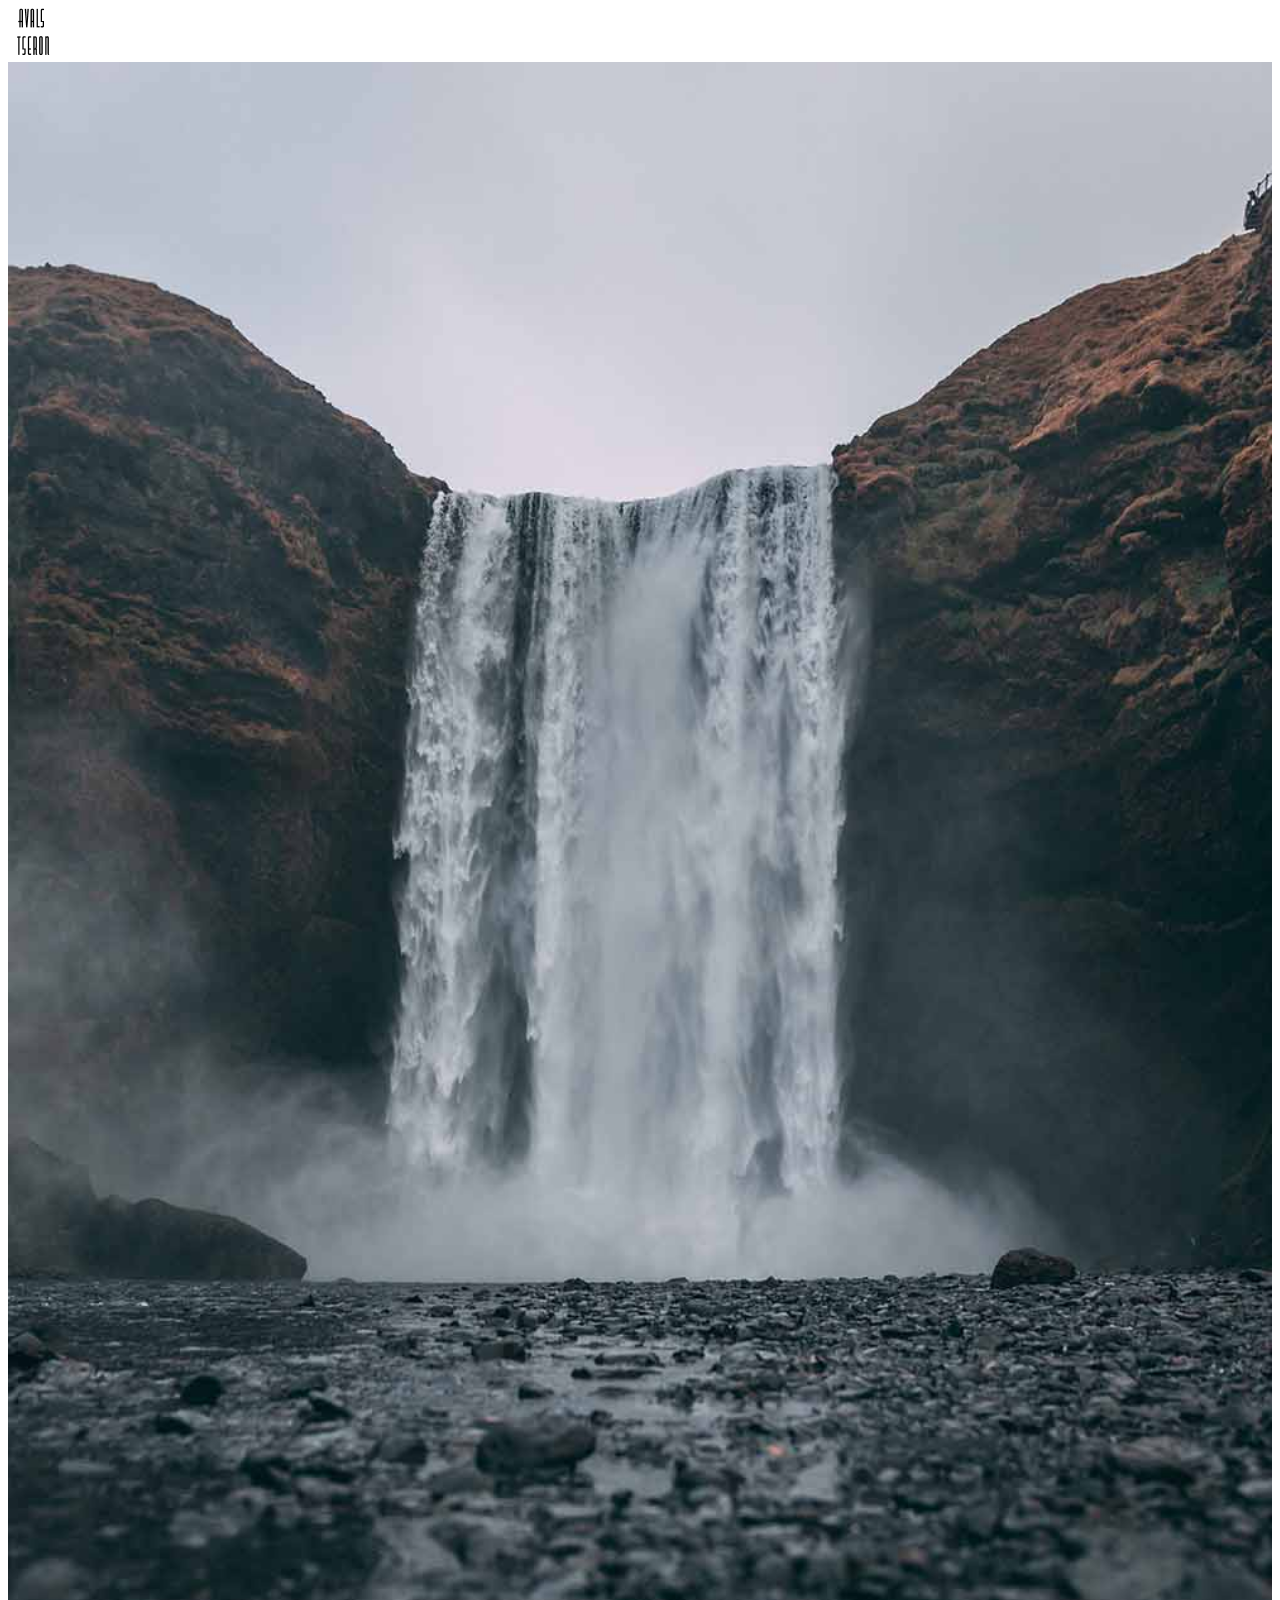
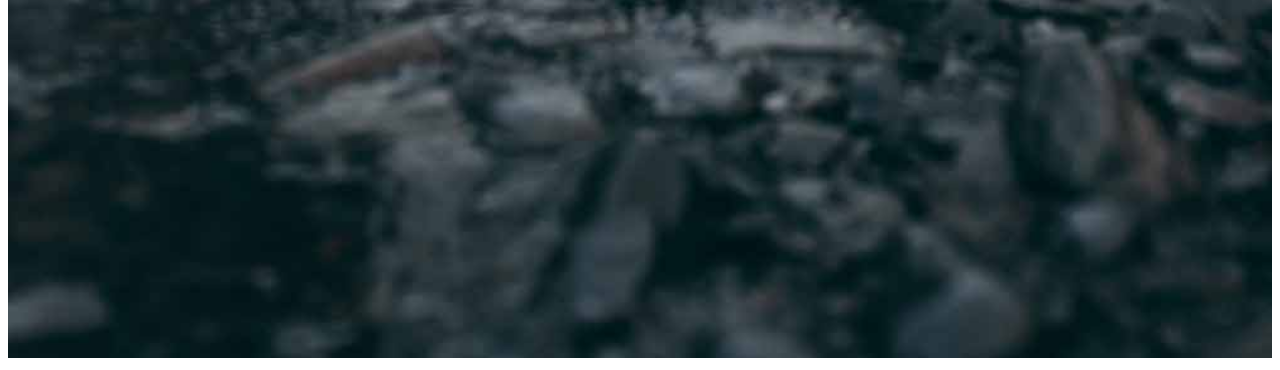
<file: digd200/Week 4/index.html>
<!DOCTYPE html>
<html lang="">

<head>
    <meta charset="utf-8">
    <title>Example Title</title>
    <meta name="author" content="Your Name">
    <meta name="description" content="Example description">
    <meta name="viewport" content="width=device-width, initial-scale=1.0">
    <link rel="stylesheet" href="">
    <link rel="icon" type="image/x-icon" href="" />
    <style>
        .myimage {
            width: 100%;
            height: auto;
        }
        .logo1 {
            width: 50px;
            height: auto;
        }
        .logo2 {
            width: 300px;
            height: auto;
        }
    </style>
</head>

<body>
    <header>
        <img class="logo1" src="images/logo.png">
        
    </header>
    <main>
        <img class="myimage" src="images/pexels-sebastian-palomino-1875480.jpg">
    </main>
    <footer></footer>
    <script type="text/javascript" src=""></script>
</body>

</html>
</file>
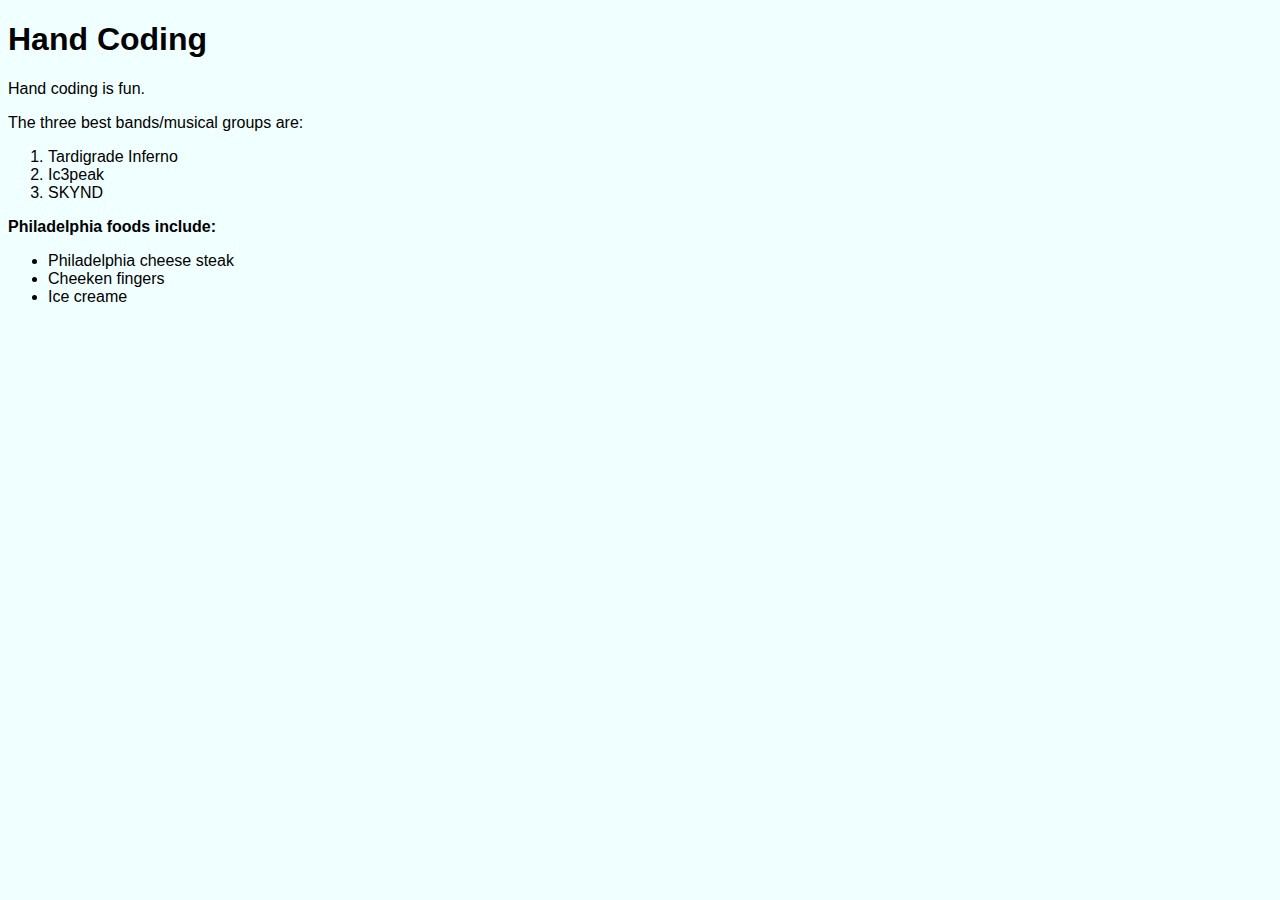
<file: digd200/Exercise 1.html>
<!doctype html>

<html lang="en">

<head>
 
<meta charset="utf-8">
 
<title>All About Handcoding</title>

<meta name="description" content="This will show in search engine results">
 
<meta name="author" content="Change this to your organization">
 
<style>
/* style rules can go in here */
    body {
        background-color: azure;
        font-family: sans-serif;
        font-size: 
        
    }
</style>
   
</head>

<body>
<!-- This is where the words and images that show in the browser window go. --> 
<h1>Hand Coding</h1>    
<p>Hand coding is fun.</p> 

<p>The three best bands/musical groups are:</p>
<ol>
    <li>Tardigrade Inferno</li>
    <li>Ic3peak</li>
    <li>SKYND</li>
    </ol>

<p><strong>Philadelphia foods include:</strong></p>
<ul>
    <li>Philadelphia cheese steak</li>
    <li>Cheeken fingers</li>
    <li>Ice creame</li>
    </ul>
</body>

</html>
</file>
